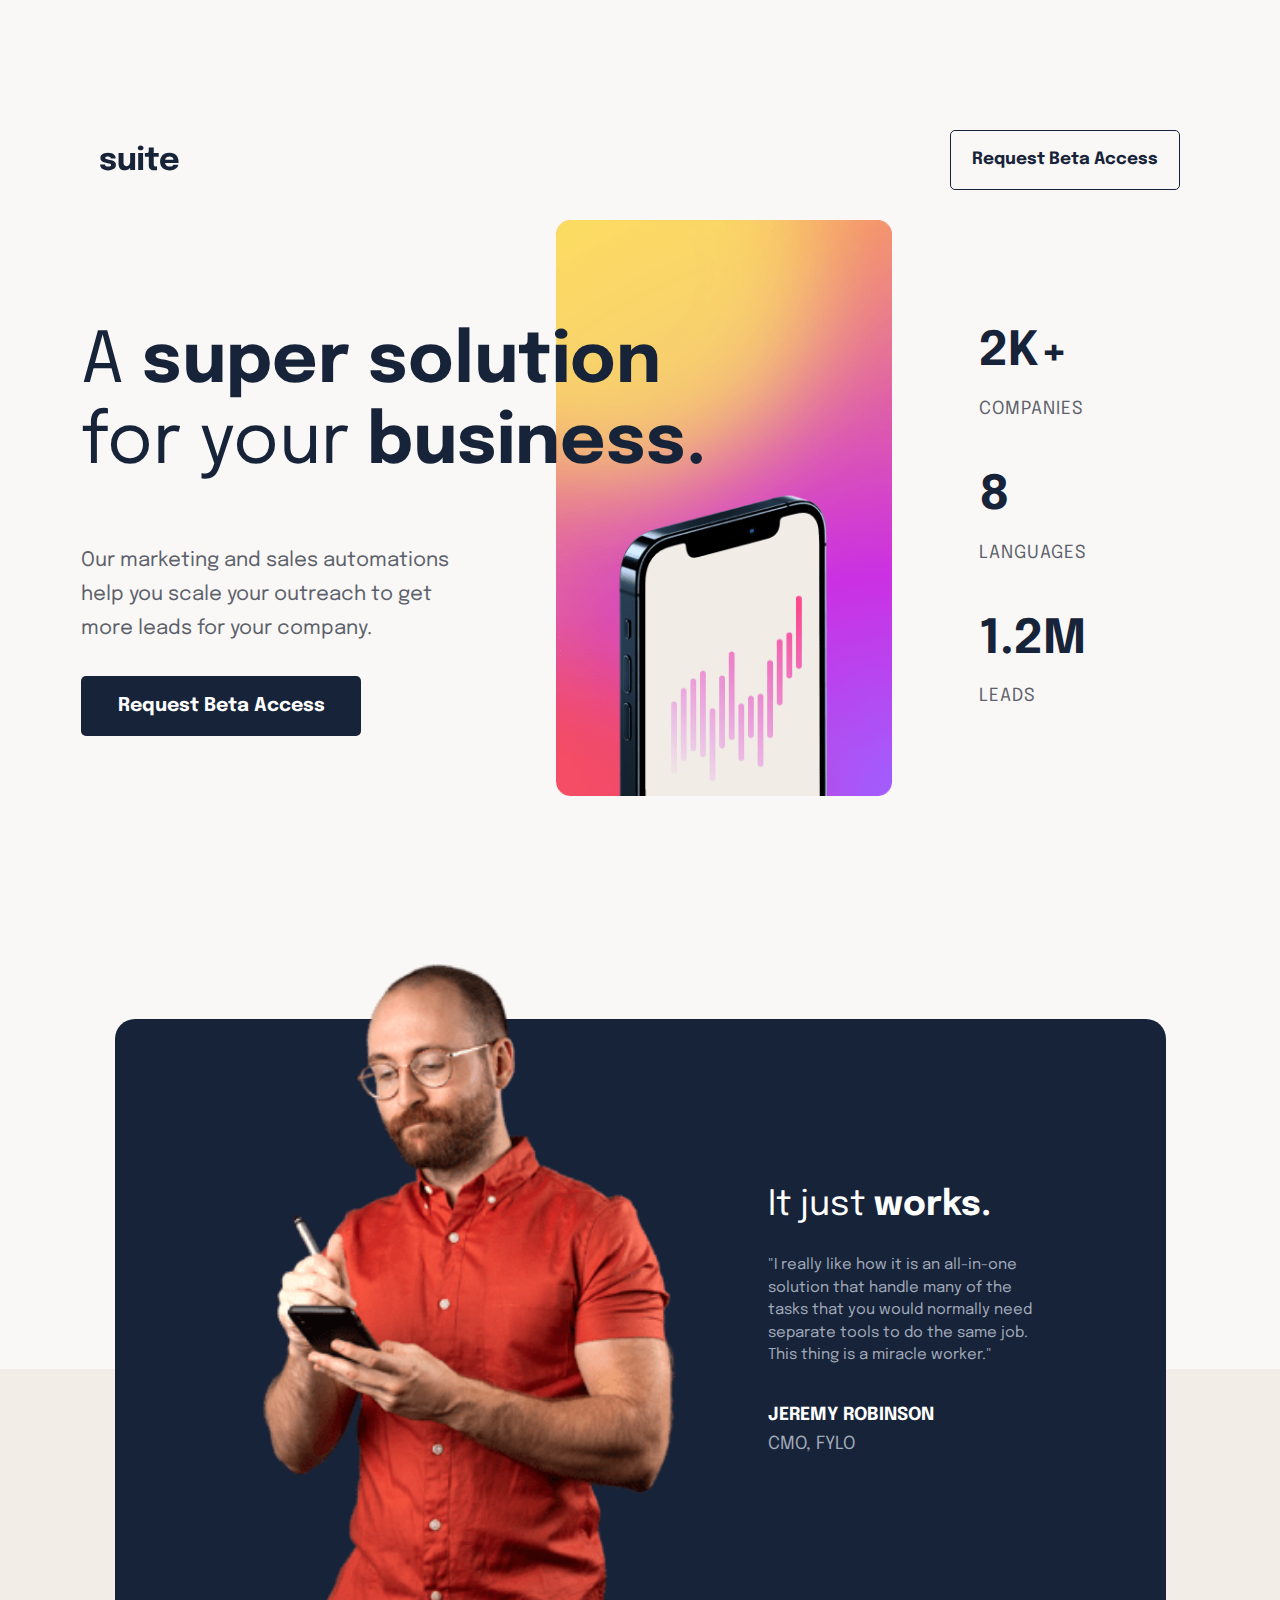
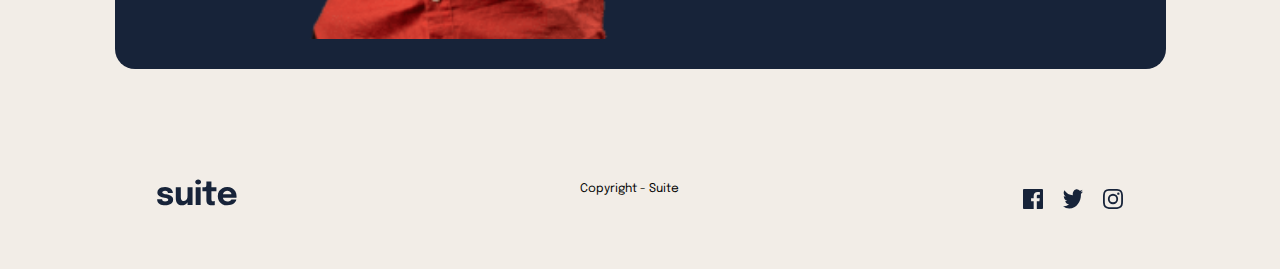
<file: index.html>
<!DOCTYPE html>
<html lang="en">
  <head>
    <meta charset="UTF-8" />
    <meta http-equiv="X-UA-Compatible" content="IE=edge" />
    <meta name="viewport" content="width=device-width, initial-scale=1.0" />
    <link rel="preconnect" href="https://fonts.googleapis.com" />
    <link rel="preconnect" href="https://fonts.gstatic.com" crossorigin />
    <link
      href="https://fonts.googleapis.com/css2?family=Epilogue:wght@400;700&display=swap"
      rel="stylesheet"
    />
    <link rel="stylesheet" href="css/normalize.css" />
    <link rel="stylesheet" href="css/styles.css" />
    <title>Suite Landing Page</title>
  </head>
  <body>
    <!-- <header>
      <div class="header__item">
        <img src="images/logo.svg" alt="Suite Logo" />
      </div>
      <div class="header__item btn btn--outline">Request Beta Access</div>
    </header> -->
    <main>
      <header>
        <div class="header__item">
          <img src="images/logo.svg" alt="Suite Logo" />
        </div>
        <div class="header__item btn btn--outline">Request Beta Access</div>
      </header>
      <div class="hero">
        <div class="hero__item content">
          <article>
            <!-- <img
              src="images/pattern-curved-line-1.svg"
              alt=""
              class="content__arc"
            /> -->
            <div class="heading">
              <h2 class="content__heading">
                <p class="top-heading">
                  A <span class="bold">super solution </span>
                </p>
                <p>
                  for your
                  <span class="bold">business.</span>
                </p>
              </h2>
            </div>
            <p class="content__matter">
              Our marketing and sales automations help you scale your outreach
              to get more leads for your company.
            </p>
          </article>
          <button class="btn btn--colored">Request Beta Access</button>
        </div>
        <div class="hero__item phone-img-container">
          <picture>
            <source
              srcset="images/image-hero-landscape.png"
              media="(max-width: 720px)"
            />
            <source
              srcset="images/image-hero-portrait.png"
              media="(min-width: 720px)"
            />
            <img
              class="phone-img"
              src="images/image-hero-landscape.png"
              alt="An image of mobile."
            />
          </picture>
        </div>
        <div class="hero__item features">
          <div class="features__item">
            <h1 class="features__heading">2K+</h1>
            <p class="features__content">Companies</p>
          </div>
          <div class="features__item">
            <h1 class="features__heading">8</h1>
            <p class="features__content">Languages</p>
          </div>
          <div class="features__item">
            <h1 class="features__heading">1.2M</h1>
            <p class="features__content">Leads</p>
          </div>
        </div>
      </div>

      <div class="review">
        <div class="review__item jeremy-box">
          <!-- <img src="images/pattern-blur.svg" alt="" class="blur" /> -->
          <picture>
            <source
              srcset="images/image-jeremy-large.png"
              media="(max-width: 720px)"
            />
            <source
              srcset="images/image-jeremy-small.png"
              media="(min-width: 720px)"
            />
            <img
              class="jeremy-img"
              src="images/image-jeremy-large.png"
              alt="An image of mobile."
            />
          </picture>
        </div>
        <div class="review__item">
          <article class="review__content review__division">
            <!-- <img
              src="images/pattern-curved-line-2.svg"
              alt=""
              class="review__arc"
            /> -->
            <div class="review__stuff">
              <h2 class="review__heading">
                It just <span class="bold">works.</span>
              </h2>
              <p class="review__matter">
                "I really like how it is an all-in-one solution that handle many
                of the tasks that you would normally need separate tools to do
                the same job. This thing is a miracle worker."
              </p>
              <div class="jeremy">
                <h3 class="name">JEREMY ROBINSON</h3>
                <p class="position">CMO, FYLO</p>
              </div>
            </div>
          </article>
        </div>
      </div>
    </main>
    <footer>
      <div>
        <img src="images/logo.svg" alt="suite logo" class="footer__logo" />
      </div>
      <p class="copyright">Copyright - Suite</p>
      <div class="icons">
        <img src="images/icon-facebook.svg" alt="" class="icon" />
        <img src="images/icon-twitter.svg" alt="" class="icon" />
        <img src="images/icon-instagram.svg" alt="" class="icon" />
      </div>
    </footer>
  </body>
</html>
</file>
<file: css/styles.css>
*, *::after,*::before{
    box-sizing: border-box;
}

:root{
    --color-primary:#172339;
    --color-secondary:#a1aaba;
    --color-accent:#5d616b;
    --color-bg:#f9f8f6;
    --color-footer:#f2ede7;
}

html{
    font-size: 62.5%;
    font-family: 'Epilogue', sans-serif; 

}



body{
    background-color: var(--color-bg);

}



/* Buttons */

.btn{
    outline: none;
    border:0;
    border-radius: 5px;
    display: flex;
    justify-content: center;
    align-items: center;
    cursor: pointer;
    font-weight: 700;
    margin-top:3rem;
    margin-bottom:3rem;
}

.btn--outline{

    border:1px solid var(--color-primary);
    color:var(--color-primary);
    background-color: #fff;
    width:230px;
    height: 60px;
    
    font-size: 1.7rem;
    background-color: var(--color-bg);

    
}

.btn--colored{
    color:#fff;
    background-color:var(--color-primary);
    width:280px;
    height: 60px;
    font-size: 1.7rem;

}

@media screen and (min-width:1024px){
    .btn--colored{

        width:280px;
        height: 60px;
        font-size: 1.9rem;
        position: relative;
        left:-8rem;
    
    }

}

@media screen and (max-width:370px){
    .btn--colored{
        
        margin-left:0.5rem;
    }

}


/* Header */

header{
    display: flex;
    justify-content: space-between;
    /* border: 2px solid red; */
    align-items: center;
    /* padding:2rem; */
    min-width:348px;
    max-width: 460px;
    width: 100%;

}

@media screen and (min-width:720px){

    header{

        /* padding:4rem; */
        min-width:670px;
        max-width: 930px;
    }

}

@media screen and (min-width:1024px){

    header{
        /* padding-left: 12rem;
        padding-right: 12rem; */
        min-width:920px;
        max-width: 1110px;
    }

}

@media screen and (max-width:370px){

    header{
        /* padding-left: 12rem;
        padding-right: 12rem; */
        min-width: 318px;
        max-width: 348px;

    padding: 0.3rem;
}
    }


/* 
@media screen and (max-width:369px){
    header{
        transform: scale(0.8);
    }
}

@media screen and (max-width:295px){
    header{
        transform: scale(0.6);
    }
} */

.header__item{
    /* border: 2px solid green; */
}

/* Content */

.content{
    max-width:540px;
    min-width:320px;
    /* max-width:450px; */
    
}

.content__arc{
    width:45%;
    position: relative;
    left:16rem;
    top:3rem;
}

.content__heading{
    font-weight:400;
    font-size: 3.9rem;
    white-space: nowrap;
    color: var(--color-primary);
    /* padding-left:2rem; */
}

.bold{
    font-weight: 700;
}

.content__matter{
  
    font-size: 1.6rem;
    color: var(--color-accent);
    line-height: 1.7;
    max-width:450px;

}
.top-heading{
    margin-bottom:-4.2rem;
}


@media screen and (min-width:720px){

    .content{
        /* max-width:420px; */
    }
    

    .content__arc{
        left:16rem;
        top:2rem;
    }

    .content__heading{
     
        font-size: 5rem;
        color: var(--color-primary);
        white-space: nowrap;
        position: relative;
        z-index: 1;
        
    }
 
    .content__matter{
      
        
        color: var(--color-accent);
        font-size:1.6rem;
        max-width: 400px;
        margin-top:-1rem;
       
    
    }

    .top-heading{
        margin-bottom:-4.5rem;
    }

}

@media screen and (min-width:1024px){

    .content{
        /* max-width:470px; */
    }


    .content__arc{
        left:18rem;
        top:2rem;
    }
    

    .content__heading{
     
        font-size: 7rem;
        color: var(--color-primary);
        white-space: nowrap;
        position: relative;
        z-index: 1;
        left:-8rem;
        
    }
 
    .content__matter{
      
        
        color: var(--color-accent);
        max-width:400px;
        font-size: 2rem;
        position: relative;
        left:-8rem;
       
    
    }

    .top-heading{
        margin-bottom:-70px;
    }

}

@media screen and (max-width:370px){
    .content__heading{
        font-size: 3.4rem;
        padding-left:0.3rem;
    }

    .content__matter{
        font-size: 1.5rem;
        padding-left:0.3rem;
    }
}

/* Features */

.features{
    display: flex;
    flex-direction: column;
    text-align: center;
}

.features__heading{
    font-size: 3.5rem;
    color: var(--color-primary);
}

.features__content{
    font-size:1.5rem;
    text-transform: uppercase;
    font-weight: 400;
    color: var(--color-accent);
    letter-spacing: 1px;
    margin-top:-1.2rem;
    
}

@media screen and (min-width:720px){
    .features{
        
        flex-direction: row;
       
        justify-content: space-around;
        
    }
    
    .features__heading{
        font-size: 3.8rem;
      
    }
    
    .features__content{
        font-size:1.4rem;

        
    }
    
}

@media screen and (min-width:1024px){
    .features{
        
        flex-direction: column;
        text-align: left;
        margin-left:5rem;
        
    }
    
    .features__heading{
        font-size: 4.7rem;
      
    }
    
    .features__content{
        font-size:1.8rem;

        
    }
    
}

/* Hero */

.hero{
    /* border:2px solid red; */
    display: flex;
    flex-direction: column;
    gap:3rem;
    /* padding: 2rem; */
    
}

.hero__item{
    /* border: 2px solid green; */
    /* min-width:320px;
    max-width:450px; */
    
}

.phone-img{
    width: 100%;
}

@media screen and (max-width:370px)
{
    .hero__item{
        /* border: 2px solid green; */
       /* margin-left:1rem;
       margin-right:1rem; */
       padding: 0.4rem;
        
    }
    

}

@media screen and (min-width:721px) and (max-width:760px){
    .phone-img-container{
        width:46%;
    }

    .hero{
        flex-direction: row;
        flex-wrap: wrap;
        /* padding:4rem; */
        gap:0;
    }

    .hero__item{
        /* flex-grow:1; */
    }

    .features{

        /* flex-grow:2; */
        width: 100%;
    
    }

    .content{
        width:51%;
        min-width:344px;
        max-width: 380px;
        left: 8rem;
    }
}


@media screen and (min-width:761px){
    .hero{
        flex-direction: row;
        flex-wrap: wrap;
        /* padding:4rem; */
        gap:0;
    }

    .hero__item{
        /* flex-grow:1; */
    }

    .features{

        /* flex-grow:2; */
        width: 100%;
    
    }

    .content{
        width:51%;
        min-width:344px;
        max-width: 380px;
        left: 8rem;
    }

    .phone-img-container{
        width:49%;
        /* height: 10%; */
        
        
    }

    .phone-img{
        height:100%;
    }
}


@media screen and (min-width:826px){
    .phone-img-container{
        width:49%;
    }
    .phone-img{
        height:98%;
        width:100%;
    }
}

@media screen and (min-width:832px) and (max-width:1023px){
    .phone-img-container{
        width:49%;

    }
    .phone-img{
        max-height:85%;
        width:100%;
    } 
}



@media screen and (min-width:1024px){
    .hero{
        flex-direction: row;
        flex-wrap: nowrap;
        /* padding-left: 0rem;
        padding-right: 0; */
        align-items: center;
    }

    /* .hero__item{
        flex-grow:1;
    } */

    .features{

        /* flex-grow:2; */
        width: 15%;
    
    }

    .content{
        /* width:51%; */
        width: 33.3%;
        min-width: 395px;
        max-width: 450px;
    }

    .phone-img-container{
        /* width:45%; */
        width: 40%;
       
        
        
    }

    .phone-img{
        width:90%;
    }
}

@media screen and (min-width:894px) and (max-width:1000px){

    .phone-img-container{
        /* width:45%; */
        /* width: 52%; */
       
        
        
    }

    .phone-img{
        /* width:100%; */
    }
}

@media screen and (min-width:826px) and (max-width:1021px){

    .phone-img-container{
        /* width:45%; */
        /* width: 48%; */
       
        
        
    }

    .phone-img{
        /* width:120%;
        height: 70%; */
    }
}

/* @media screen and (max-width:369px){
    .hero{
        transform: scale(0.8);
        margin-top: -10rem;
        margin-bottom: -20rem;
    }
}

@media screen and (max-width:295px){
    .hero{
        transform: scale(0.6);
        margin-top: -22rem;
        margin-bottom: -34rem;
    }
} */

@media screen and (max-width:370px){
    /* .btn--colored{
        
        padding-left:0.9rem;
    } */
    /* .hero{
        padding:1rem;
    } */

}
.review{
    margin-top:16rem;
    display: flex;
    flex-direction: column;
    /* border: 2px solid red; */
    align-items: center;
    justify-content: center;
    background-color: var(--color-primary);
    border-radius: 2rem;
    min-width:335px;
    max-width:720px;
 
}

.review__item{
    /* border: 2px solid green; */
    height: auto;

    
}

.review__content{
    display: flex;
    flex-direction: column;
    justify-content: center;
    align-items: center;
  
   
}

.review__arc{
    width:15%;
    position: relative;
    top:-8rem;
    
}

.jeremy-img{
    width:40%;
    position: relative;
    top:-12rem;
    left:10rem;
}

.blur{
    width: 40%;
    position: relative;
    top:-8rem;
    left:16rem;
}

.review__heading{
    color:#fff;
    font-weight: 400;
    font-size: 3.5rem;
}

.review__matter{
    color:var(--color-secondary);
    font-size: 2rem;
    line-height: 1.5;
    max-width: 350px;
    

   
}

.review__stuff{
    text-align: center;
    position: relative;
    top:-4rem;
}

.name{
    color:#fff;
    font-size: 1.8rem;
}

.position{
    color:var(--color-secondary);
    font-size: 1.8rem;
    margin-top:-1rem;
}

.jeremy{
    position: relative;
    top:2rem;
}

@media screen and (min-width:720px)
{

.review{
        /* position: relative;
        top: 17rem; */
        min-width:650px;
        max-width:940px;
        height:650px;
        margin-top:22rem;

    }

.review__matter{
    
    font-size: 1.8rem;
    
    max-width: 560px;
    

   
}

.review__item{
    height: auto;
}

.blur{
    
    /* left:18rem; */
    /* transform:translate(-1rem,39rem); */



}

.review__arc{

    /* top:-8rem; */
    width: 15%;
    /* position:relative;
    left: 21rem;
    top: 2rem;
    width: 56%; */
}

.jeremy-img{
    width: 80%;
    top: -19rem;
    left: 2rem;
}

}

@media screen and (min-width:1024px){
    .review{

        flex-direction: row;
        margin-left:14rem;
        margin-right: 14rem;
        min-height:450px;
        /* max-height:450px ; */
        min-width:1051px;
        max-width:1100px;
        /* min-width: 935px;
        max-width: 935px; */
        /* position: relative;
        top: 34rem; */
    }
    
    .review__content{
        flex-direction: row;
    }

    .review__stuff{
        text-align: left;
    }

    .review__matter{
    
        font-size: 1.5rem;
        line-height: 1.5;
        max-width: 270px;
        
    
       
    }

    .jeremy-box{
         height:450px;
         width:50%;
         
    }

    .jeremy-img{
        width: 79%;
        position: relative;
        top: -15.5rem;
        left: 2rem;
    }
    }
    

    .blur{
        /* top: 25rem;
        left: 5rem; */
        /* display: hidden;
        opacity: 0; */
        /* transform:translate(-11rem,39rem); */
    }

    .review__arc{
        left:-8rem;
    }

/* 
    @media screen and (max-width:369px){
        .review{
            transform: scale(0.8);
        }
    }

    @media screen and (max-width:295px){
        .review{
            transform: scale(0.6);
        }
    }
     */

     @media screen and (max-width:370px){
        /* .btn--colored{
            
            padding-left:0.9rem;


        } */

        .review{
            min-width: 320px;
        }
    
    }
.copyright{
    font-size:1.2rem;
}

.footer__logo{
    width:80px;

}

.icons{
    display: flex;
    gap:2rem;
    /* max-width:1110px;
    min-width: 1110px; */
  
}

footer{
    background-color: var(--color-footer);
    /* margin-top:3rem; */
    display: flex;
    flex-direction: column;
    gap:3rem;
    justify-content: center;
    align-items: center;
    min-height:200px ;
  
  
}

@media screen and (min-width:720px){
    footer{
        flex-direction: row;
        justify-content: space-around;
        align-items: flex-end;
        padding-bottom: 6rem;
        height:700px;
        margin-top:-45rem;
        
    }
}

@media screen and (min-width:1024px)
{

    footer{
        padding-left:0rem;
        padding-right:0rem;
        height:500px;
        margin-top:-40rem;
        /* min-width:1100px;
        max-width: 1110px; */
        margin-right: 0;
    }

}

main{
    display: flex;
    flex-direction: column;
    justify-content: center;
    align-items: center;
    padding:4rem;
    
}

@media screen and (min-width:1024px)
{
    main{
        padding:10rem;

    }
}
</file>
